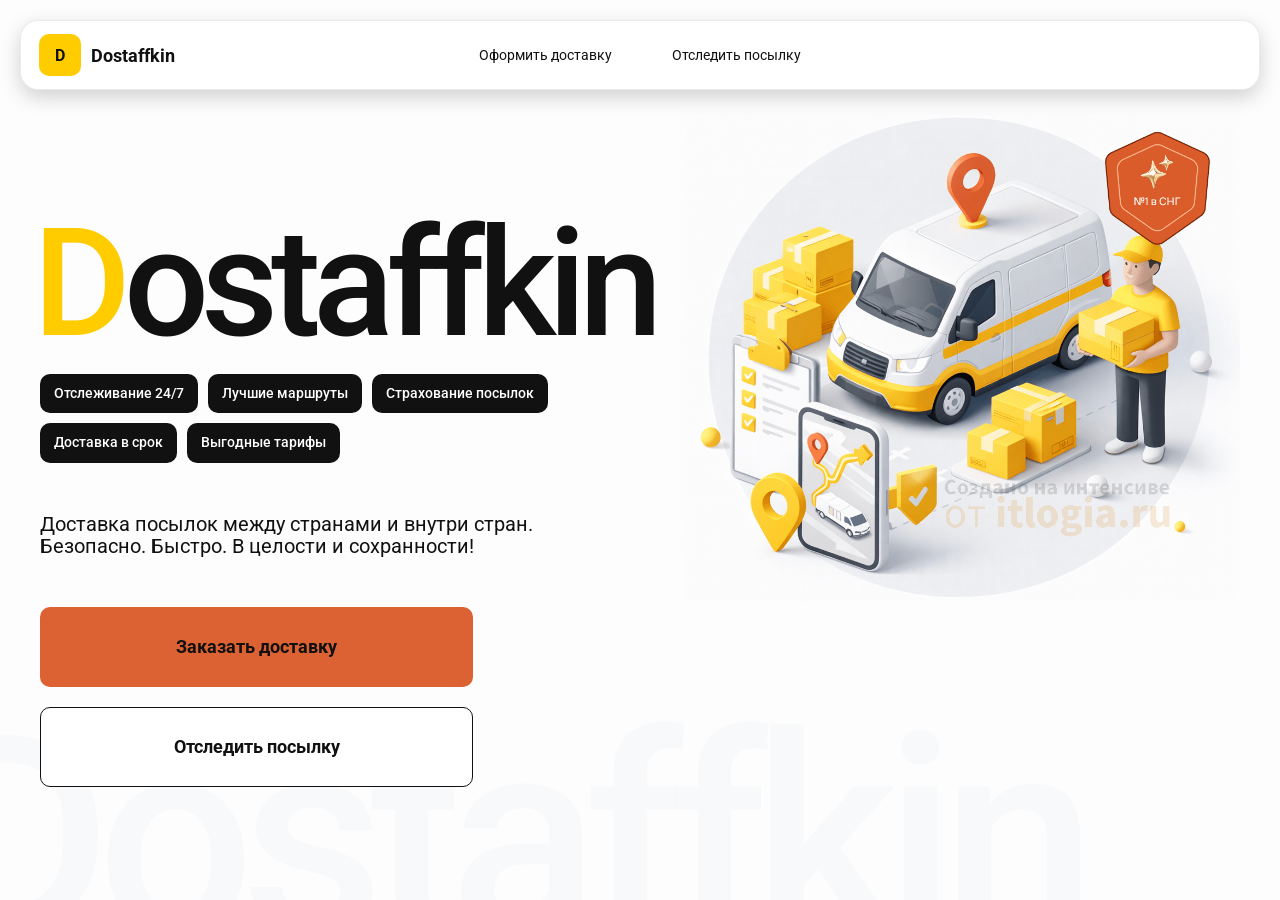
<file: index.html>
<!doctype html>
<html lang="ru">

<head>
    <meta charset="utf-8" />
    <meta name="viewport" content="width=device-width,initial-scale=1,maximum-scale=1,user-scalable=0" />
    <title>Dostaffkin — Доставка посылок между странами и внутри стран. Безопасно. Быстро. В целости и сохранности!
    </title>
    <link rel="stylesheet" href="styles/base.css" />
    <link rel="stylesheet" href="styles/base_adaptive.css" />
    <link rel="stylesheet" href="styles/index.css" />
    <link rel="stylesheet" href="styles/index_adaptive.css" />
</head>

<body>
    <div class="container">
        <header class="header">
            <a class="header-brand" href="#">
                <div class="header-logo">D</div>
                <div class="header-title">Dostaffkin</div>
            </a>
            <nav class="header-menu">
                <a class="header-link" href="./order.html">Оформить <span>доставку</span></a>
                <a class="header-link" href="./track.html">Отследить <span>посылку</span></a>
            </nav>
        </header>
        <main class="main">
            <section class="main-info">
                <div class="main-title">
                    <span>D</span>ostaffkin
                </div>
                <div class="main-features">
                    <div class="main-feature">Отслеживание 24/7</div>
                    <div class="main-feature">Лучшие маршруты</div>
                    <div class="main-feature">Страхование посылок</div>
                    <div class="main-feature">Доставка в срок</div>
                    <div class="main-feature">Выгодные тарифы</div>
                </div>
                <div class="main-description">
                    Доставка посылок между странами и внутри стран.
                    Безопасно. Быстро. В целости и сохранности!
                </div>
                <div class="main-actions">
                    <a class="button" type="button" href="./order.html">Заказать доставку</a>
                    <a class="button button-white" type="button" href="./track.html">Отследить посылку</a>
                </div>

            </section>
            <div class="main-title-ghost">Dostaffkin</div>
            <section class="main-image">
                <img src="images/main-image.png" alt="Main image" />
            </section>

        </main>
    </div>
</body>

</html>
</file>
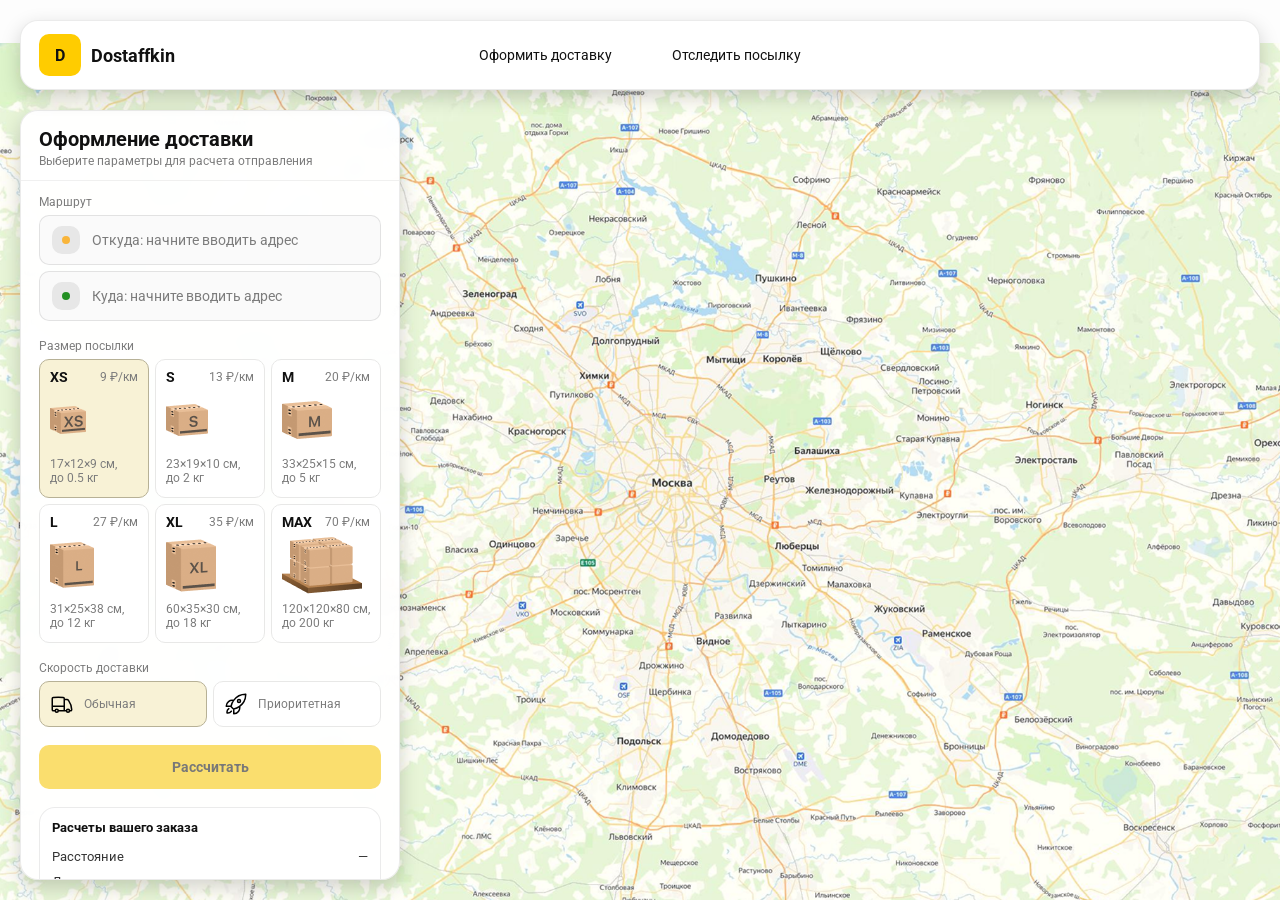
<file: order.html>
<!doctype html>
<html lang="ru">

<head>
    <meta charset="utf-8" />
    <meta name="viewport" content="width=device-width,initial-scale=1,maximum-scale=1,user-scalable=0" />
    <title>Оформление доставки</title>

    <link rel="stylesheet" href="styles/base.css" />
    <link rel="stylesheet" href="styles/base_adaptive.css" />

    <link rel="stylesheet" href="styles/order.css" />
    <link rel="stylesheet" href="styles/order_adaptive.css" />
</head>

<body>
    <div id="map">



    </div>
    <header class="header">
        <a class="header-brand" href="./index.html">
            <div class="header-logo">D</div>
            <div class="header-title">Dostaffkin</div>
        </a>
        <nav class="header-menu">
            <a class="header-link" href="#">Оформить <span>доставку</span></a>
            <a class="header-link" href="./track.html">Отследить <span>посылку</span></a>
        </nav>
    </header>
    <aside class="main" id="sidebar">
        <div class="main-header">
            <div class="main-title">Оформление доставки</div>
            <div class="main-text">Выберите параметры для расчета отправления</div>
        </div>
        <div class="main-content">
            <div class="main-route">
                <div class="main-block-title">Маршрут</div>
                <div class="main-fields">
                    <div class="main-field" id="fromField">
                        <div class="main-pin"></div>
                        <input id="from" placeholder="Откуда: начните вводить адрес" autocomplete="off" />
                        <div class="main-ac" id="fromAc" role="listbox" aria-label="Подсказки адресов"></div>
                    </div>

                    <div class="main-field" id="toField">
                        <div class="main-pin"></div>
                        <input id="to" placeholder="Куда: начните вводить адрес" autocomplete="off" />
                        <div class="main-ac" id="toAc" role="listbox" aria-label="Подсказки адресов"></div>
                    </div>
                </div>
            </div>
            <div class="main-package">
                <div class="main-block-title">Размер посылки</div>

                <div class="main-sizes">
                    <div class="main-size-card is-active" data-value="xs">
                        <div class="main-size-top">
                            <div class="main-size-label">XS</div>
                            <div class="main-size-rate">9 ₽/км</div>
                        </div>
                        <div class="main-size-media">
                            <img src="images/sizes/xs.png" alt="Короб XS" />
                        </div>
                        <div class="main-size-description">17×12×9 см,<br>до 0.5 кг</div>
                    </div>

                    <div class="main-size-card" data-value="s">
                        <div class="main-size-top">
                            <div class="main-size-label">S</div>
                            <div class="main-size-rate">13 ₽/км</div>
                        </div>
                        <div class="main-size-media">
                            <img src="images/sizes/s.png" alt="Короб S" />
                        </div>
                        <div class="main-size-description">23×19×10 см,<br>до 2 кг</div>
                    </div>

                    <div class="main-size-card" data-value="m">
                        <div class="main-size-top">
                            <div class="main-size-label">M</div>
                            <div class="main-size-rate">20 ₽/км</div>
                        </div>
                        <div class="main-size-media">
                            <img src="images/sizes/m.png" alt="Короб M" />
                        </div>
                        <div class="main-size-description">33×25×15 см,<br>до 5 кг</div>
                    </div>

                    <div class="main-size-card" data-value="l">
                        <div class="main-size-top">
                            <div class="main-size-label">L</div>
                            <div class="main-size-rate">27 ₽/км</div>
                        </div>
                        <div class="main-size-media">
                            <img src="images/sizes/l.png" alt="Короб L" />
                        </div>
                        <div class="main-size-description">31×25×38 см,<br>до 12 кг</div>
                    </div>

                    <div class="main-size-card" data-value="xl">
                        <div class="main-size-top">
                            <div class="main-size-label">XL</div>
                            <div class="main-size-rate">35 ₽/км</div>
                        </div>
                        <div class="main-size-media">
                            <img src="images/sizes/xl.png" alt="Короб XL" />
                        </div>
                        <div class="main-size-description">60×35×30 см,<br>до 18 кг</div>
                    </div>

                    <div class="main-size-card" data-value="max">
                        <div class="main-size-top">
                            <div class="main-size-label">MAX</div>
                            <div class="main-size-rate">70 ₽/км</div>
                        </div>
                        <div class="main-size-media main-size-media-palleta">
                            <img src="images/sizes/max.png" alt="Паллета" />
                        </div>
                        <div class="main-size-description">120×120×80 см,<br>до 200 кг</div>
                    </div>
                </div>
            </div>
            <div class="main-speed">
                <div class="main-block-title">Скорость доставки</div>

                <div class="main-speeds">
                    <div class="main-speed-card is-active" data-value="regular">
                        <img class="main-speed-media" src="images/icons/regular.svg" alt="Regular" />
                        <div class="main-speed-description">Обычная</div>
                    </div>
                    <div class="main-speed-card" data-value="fast">
                        <img class="main-speed-media" src="images/icons/fast.svg" alt="Fast" />
                        <div class="main-speed-description">Приоритетная</div>
                    </div>

                </div>
            </div>
            <div class="main-calculate-block">
                <button id="calc" class="button calculate-button" type="button" disabled>Рассчитать</button>
            </div>
            <div class="main-result" id="result">
                <div class="main-result-title">Расчеты вашего заказа</div>
                <div class="main-result-lines">
                    <div class="main-result-line"><span>Расстояние</span><span id="distanceValue">—</span></div>
                    <div class="main-result-line"><span>Доставим через</span><span id="durationValue">—</span></div>
                    <div class="main-result-line"><span>Тариф</span><span id="rateValue">—</span></div>
                </div>
                <div class="main-price">
                    <div class="main-price-label">Итого</div>
                    <div class="main-price-value" id="totalValue">—</div>
                </div>
            </div>
            <div class="main-order-box">
                <div class="main-order-form" id="orderForm">
                    <div class="main-order-title">Оформление доставки</div>
                    <div class="main-block-info-row">
                        <div class="main-block-title">Контакты</div>
                        <div class="order-fields">
                            <div class="main-field">
                                <input id="customerName" placeholder="Ваше имя" autocomplete="off" />
                            </div>
                            <div class="main-field">
                                <input id="customerPhone" placeholder="Ваш телефон" autocomplete="off"
                                    inputmode="tel" />
                            </div>
                        </div>
                    </div>
                    <div class="main-block-info-row extra-info">
                        <div class="main-block-title">Дополнительная информация</div>
                        <div class="main-field textarea">
                            <textarea id="comment" placeholder="Детали доставки и комментарии"></textarea>
                        </div>
                    </div>
                    <button id="submit" class="button main-submit-request" type="button" disabled>Отправить
                        заявку
                    </button>
                </div>

                <div class="main-order-success" id="orderSuccess">
                    <div class="main-success-icon">✓</div>
                    <div class="main-success-title">Заявка отправлена!</div>
                    <div class="main-success-title">Номер отправления – <span id="orderId"></span></div>
                    <div class="main-success-subtitle">Мы скоро свяжемся с вами</div>
                </div>
            </div>
        </div>
    </aside>
</body>

</html>
</file>
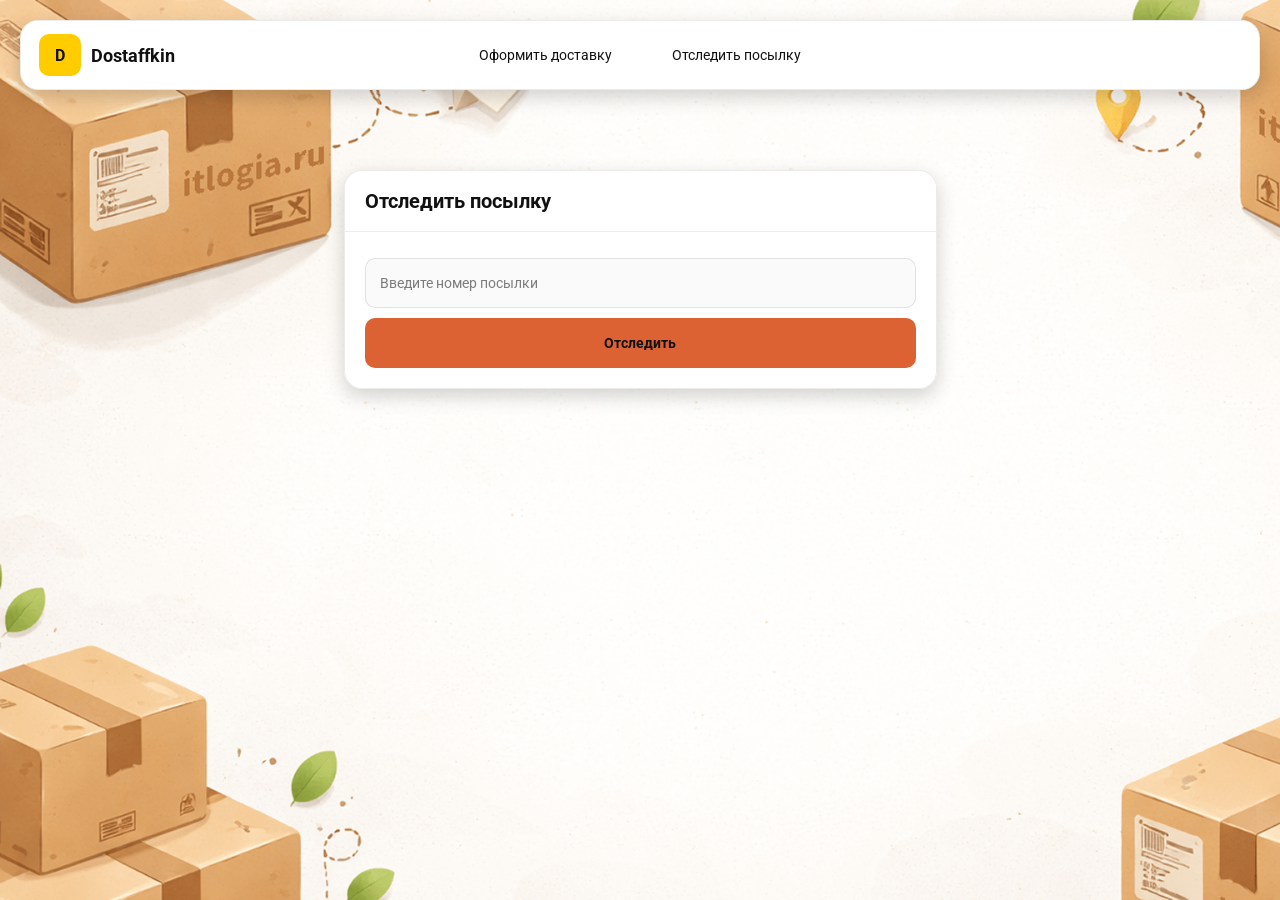
<file: track.html>
<!doctype html>
<html lang="ru">

<head>
    <meta charset="utf-8" />
    <meta name="viewport" content="width=device-width,initial-scale=1,maximum-scale=1,user-scalable=0" />
    <title>Отследить посылку</title>
    <link rel="stylesheet" href="styles/base.css" />
    <link rel="stylesheet" href="styles/base_adaptive.css" />

    <link rel="stylesheet" href="styles/track.css" />
    <link rel="stylesheet" href="styles/track_adaptive.css" />
</head>

<body>
    <div class="container">
        <header class="header">
            <a class="header-brand" href="./index.html">
                <div class="header-logo">D</div>
                <div class="header-title">Dostaffkin</div>
            </a>
            <nav class="header-menu">
                <a class="header-link" href="./order.html">Оформить <span>доставку</span></a>
                <a class="header-link" href="./track.html">Отследить <span>посылку</span></a>
            </nav>
        </header>
        <main class="track-content">

            <section class="track-card track-search">
                <div class="track-title">Отследить посылку</div>
                <div class="track-action">
                    <div class="main-field track-field">
                        <input id="trackNumber" placeholder="Введите номер посылки" autocomplete="off" />
                    </div>
                    <button id="trackButton" class="button track-button" type="button">Отследить</button>
                </div>
            </section>
            <section class="track-card track-result" id="trackResult">
                <div class="track-result-header">
                    <div class="track-id" id="trackIdValue"></div>
                    <div class="track-routes">
                        <div class="track-route">
                            <div class="track-route-pin">
                                <svg xmlns="http://www.w3.org/2000/svg" fill="none" viewBox="0 0 24 24"
                                    stroke-width="1.5" stroke="orange" class="size-6">
                                    <path stroke-linecap="round" stroke-linejoin="round"
                                        d="M15 10.5a3 3 0 1 1-6 0 3 3 0 0 1 6 0Z" />
                                    <path stroke-linecap="round" stroke-linejoin="round"
                                        d="M19.5 10.5c0 7.142-7.5 11.25-7.5 11.25S4.5 17.642 4.5 10.5a7.5 7.5 0 1 1 15 0Z" />
                                </svg>
                            </div>
                            <div class="track-route-address" id="trackFromValue">
                                Откуда: Москва, улица Арбат, 1
                            </div>
                        </div>
                        <div class="track-route track-route-arrow">
                            <svg xmlns="http://www.w3.org/2000/svg" fill="none" viewBox="0 0 24 24" stroke-width="1.5"
                                stroke="currentColor" class="size-6">
                                <path stroke-linecap="round" stroke-linejoin="round"
                                    d="M19.5 13.5 12 21m0 0-7.5-7.5M12 21V3" />
                            </svg>
                        </div>
                        <div class="track-route">
                            <div class="track-route-pin">
                                <svg xmlns="http://www.w3.org/2000/svg" fill="none" viewBox="0 0 24 24"
                                    stroke-width="1.5" stroke="green" class="size-6">
                                    <path stroke-linecap="round" stroke-linejoin="round"
                                        d="M15 10.5a3 3 0 1 1-6 0 3 3 0 0 1 6 0Z" />
                                    <path stroke-linecap="round" stroke-linejoin="round"
                                        d="M19.5 10.5c0 7.142-7.5 11.25-7.5 11.25S4.5 17.642 4.5 10.5a7.5 7.5 0 1 1 15 0Z" />
                                </svg>
                            </div>
                            <div class="track-route-address" id="trackToValue">
                                Куда: Минск, проспект Независимости, 58
                            </div>
                        </div>
                    </div>
                </div>
                <div class="track-info">
                    <div class="track-status-title">Статус данной посылки:</div>
                    <div class="track-status-list" id="trackStatusList">


                        <div class="track-status created">
                            <img src="images/icons/created.svg" class="track-status-icon" alt="Created">
                            <div class="track-status-text">
                                <div class="track-status-text-state">Создан</div>
                                <div class="track-status-text-date">10.01.2026</div>
                            </div>
                        </div>

                        <div class="track-status in-way">
                            <img src="images/icons/in-way.svg" class="track-status-icon" alt="In way">
                            <div class="track-status-text">
                                <div class="track-status-text-state">В пути: Москва</div>
                                <div class="track-status-text-date">18.01.2026</div>
                            </div>
                        </div>

                        <div class="track-status ready">
                            <img src="images/icons/ready.svg" class="track-status-icon" alt="Ready">
                            <div class="track-status-text">
                                <div class="track-status-text-state">Готов к выдаче</div>
                                <div class="track-status-text-date">25.01.2026</div>
                            </div>
                        </div>

                        <div class="track-status done">
                            <img src="images/icons/done.svg" class="track-status-icon" alt="Done">
                            <div class="track-status-text">
                                <div class="track-status-text-state">Вручен</div>
                                <div class="track-status-text-date">27.01.2026</div>
                            </div>
                        </div>

                    </div>
                </div>
            </section>
        </main>


    </div>
</body>

</html>
</file>
<file: styles/base.css>
*,
*::before,
*::after {
    box-sizing: border-box;
}

@font-face {
    font-family: "Roboto";
    src: url("../fonts/Roboto-Regular.ttf");
    font-weight: normal;
}

@font-face {
    font-family: "Roboto";
    src: url("../fonts/Roboto-Bold.ttf");
    font-weight: bold;
}

@font-face {
    font-family: "Roboto";
    src: url("../fonts/Roboto-Medium.ttf");
    font-weight: 500;
}

html,
body {
    margin: 0;
    color: #111111;
    font-family: "Roboto", sans-serif;
}

body {
    background: #FDFDFD;
}

.header {
    border-radius: 18px;
    box-shadow: 0 7px 20px 0 #0000002E;
    backdrop-filter: blur(10px);
    background: #ffffff;
    left: 20px;
    border: 1px solid rgba(0, 0, 0, 0.08);
    position: fixed;
    right: 20px;
    top: 20px;
    padding: 14px 18px;
    height: 70px;
    display: flex;
    align-items: center;
    z-index: 6;
}

.header-brand {
    display: flex;
    align-items: center;
    text-decoration: none;
    gap: 10px;
}

.header-logo {
    width: 42px;
    height: 42px;
    border-radius: 10px;
    background: #FFCC00;
    display: grid;
    place-items: center;
    font-weight: bold;
    color: #111;
}

.header-title {
    font-size: 18px;
    font-weight: bold;
    color: #111111;
    text-decoration: none;
}

.header-menu {
    display: flex;
    align-items: center;
    gap: 60px;
    margin: 0;
    position: absolute;
    left: 50%;
    transform: translateX(-50%);
}

.header-link {
    font-size: 14px;
    color: #111111;
    text-decoration: none;
}

.button {
    border: 0;
    outline: none;
    height: 44px;
    border-radius: 10px;
    font-size: 14px;
    font-weight: bold;
    cursor: pointer;
    font-family: inherit;
    transition: transform .08s ease, opacity .12s ease;
    background: #DC6133;
    color: #111111;
    text-align: center;
    text-decoration: none;
}

.button:hover {
    background-color: #E5BC19;
}

.button:disabled {
    cursor: not-allowed;
    background-color: #FADE6E;
    color: #787878;
    transform: none;
}

.button.button-white {
    background: #ffffff;
    border: 1px solid #111111;
}

.button.button-white:hover {
    background: rgb(241 241 241);
}

.main-field {
    display: flex;
    align-items: center;
    margin-top: 6px;
    gap: 10px;
    border: 1px solid #1111111A;
    background: #FAFAFA;
    border-radius: 10px;
    padding: 10px 12px;
    position: relative;
    box-sizing: border-box;
    height: 50px;
}

.main-field.textarea {
    height: auto;
}

.main-pin {
    width: 28px;
    height: 28px;
    border-radius: 10px;
    background: rgba(17, 17, 17, 0.08);
    display: grid;
    place-items: center;
    flex: 0 0 auto;
    position: relative;
}

.main-pin::before {
    content: "";
    width: 8px;
    height: 8px;
    border-radius: 999px;
    background: orange;
    opacity: .75;
    display: block;
}

.main-field:last-child .main-pin::before {
    background: green;
    opacity: .85;
}

input,
textarea {
    width: 100%;
    border: 0;
    outline: none;
    background: transparent;
    font-size: 14px;
    color: #111111;
    font-family: inherit;
}

textarea {
    resize: vertical;
    min-height: 72px;
    padding: 2px 0;
}

input::placeholder,
textarea::placeholder {
    color: #7C7C7C;
}

.main-field:focus-within {
    border-color: rgba(0, 0, 0, 0.20);
    box-shadow: 0 0 0 4px rgba(255, 204, 0, 0.35);
    background: rgba(255, 255, 255, 0.75);
}
</file>
<file: styles/base_adaptive.css>
@media (max-width: 767px) {
    .header {
        left: 10px;
        right: 10px;
        top: 10px;
    }

    .header-link span {
        display: none;
    }

    .header-menu {
        gap: 20px;
        justify-content: flex-start;
        margin: 0 0 0 30px;
        position: static;
        transform: none;
    }
}

@media (max-width: 420px) {
    .header-title {
        display: none;
    }
}

@media (max-width: 374px) {
    .header-menu {
        gap: 10px;
        margin: 0 0 0 10px;
    }
}
</file>
<file: styles/index.css>
.container {
    overflow: hidden;
    min-height: 100vh;
}

.main {
    padding: 111px 40px 40px;
    position: relative;
    display: flex;
}

.main-info {
    max-width: 840px;
    width: 100%;
    position: relative;
}

.main-title {
    margin-top: 98px;
    font-weight: 500;
    font-size: 200px;
    line-height: 1;
    letter-spacing: -0.05em;
    color: #111111;
    left: -15px;
    position: relative;
}

.main-title span {
    color: #ffcc00;
}

.main-features {
    margin-top: 15px;
    display: flex;
    flex-wrap: wrap;
    gap: 10px;
}

.main-feature {
    background: #111111;
    color: #ffffff;
    padding: 12px 14px;
    font-weight: 500;
    font-size: 14px;
    line-height: 1.1;
    border-radius: 10px;
}

.main-description {
    margin-top: 50px;
    max-width: 500px;
    font-size: 20px;
    line-height: 1.1;
    color: #111111;
}

.main-actions {
    margin-top: 50px;
    display: flex;
    flex-direction: column;
    gap: 20px;
}

.main-actions .button {
    height: 80px;
    width: 433px;
    font-size: 18px;
    font-weight: bold;
    place-items: center;
    display: grid;
}

.main-title-ghost {
    position: absolute;
    z-index: -1;
    left: -70px;
    bottom: -150px;
    font-weight: 500;
    font-size: 278px;
    line-height: 1;
    letter-spacing: -0.05em;
    color: #ECEDF04D;
}

.main-image {
    width: 1024px;
    top: 100px;
    z-index: -2;
}

.main-image img {
    width: 100%;
    max-width: 1024px;
    height: auto;
    display: block;
}
</file>
<file: styles/index_adaptive.css>
@media (max-width: 1760px) {
    .main-title {
        font-size: 150px;
        left: -7px;
    }

    .main-info {
        max-width: 640px;
    }
}

@media (max-width: 1200px) {
    .main-info {
        max-width: 540px;
    }

    .main {
        padding: 111px 20px 20px;
    }

    .main-title {
        font-size: 120px;
        left: -4px;
    }

    .main-title-ghost {
        font-size: 220px;
    }
}

@media (max-width: 1024px) {
    .main-title {
        margin-top: 30px;
    }

    .main {
        flex-direction: column-reverse;
    }

    .main-image {
        max-width: 350px;
        position: absolute;
        left: 370px;
        top: 370px;
    }

    .main-info {
        max-width: 100%;
    }

    .main-actions {
        gap: 10px;
    }

    .main-actions .button {
        height: 50px;
        font-size: 14px;
        width: auto;
        max-width: 300px;
    }

    .main-description {
        max-width: 350px;
    }
}

@media (max-width: 570px) {
    .main-title {
        font-size: 88px;
    }

    .main-description {
        max-width: 100%
    }

    .main-actions {
        width: 100%;
    }

    .main-actions .button {
        width: 100%;
        max-width: 100%
    }

    .main-image {
        max-width: 650px;
        position: absolute;
        left: 170px;
        top: 70px;
        opacity: 0.2;
    }
}

@media (max-width: 400px) {
    .main-title {
        font-size: 70px;
    }
}
</file>
<file: styles/order.css>
#map {
    background-image: url("../images/order-bg.png");
    background-size: cover;
    position: fixed;
    inset: 0;
}

.main {
    border-radius: 18px;
    box-shadow: 0 7px 20px 0 #0000002E;
    backdrop-filter: blur(10px);
    background: rgba(255, 255, 255, 0.96);
    left: 20px;
    border: 1px solid rgba(0, 0, 0, 0.08);
    position: fixed;
    top: 110px;
    bottom: 20px;
    width: 380px;
    display: flex;
    flex-direction: column;
    overflow: hidden;
    z-index: 5;
}

.main-header {
    padding: 18px 18px 12px 18px;
    border-bottom: 1px solid rgba(0, 0, 0, 0.06);
    display: flex;
    flex-direction: column;
}

.main-title {
    font-size: 20px;
    line-height: 100%;
    font-weight: bold;
}

.main-text {
    font-size: 12px;
    margin-top: 5px;
    color: #7C7C7C;
}

.main-content {
    padding: 14px 18px 18px 18px;
    overflow: auto;
    scrollbar-width: none;
    display: flex;
    flex-direction: column;
    gap: 18px;
    flex: 1;
}

.main-block-title {
    font-size: 12px;
    color: #7C7C7C;
}

.main-route .main-block-title,
.main-package .main-block-title {
    margin-bottom: 6px;
}
.main-sizes {
    display: grid;
    gap: 6px;
    grid-template-columns: repeat(3, 1fr);
}

.main-size-card {
    border: 1px solid #E8E8E7;
    background: #FFFFFF;
    border-radius: 10px;
    padding: 10px;
    cursor: pointer;
    user-select: none;
    transition: transform .08s ease, border-color .12s ease, background .12s ease;
    min-height: 139px;
}

.main-size-card:hover {
    transform: translateY(-1px);
}

.main-size-card.is-active {
    background-color: #F8F2D6;
    border-color: #B7B196;
}

.main-size-top {
    display: flex;
    align-items: center;
    justify-content: space-between;
}

.main-size-label {
    font-weight: bold;
    font-size: 14px;
    color: #111111;
    line-height: 100%;
}

.main-size-rate {
    font-size: 12px;
    color: #7C7C7C;
    line-height: 100%;
}

.main-size-media {
    margin-top: 8px;
    height: 57px;
}

.main-size-description {
    margin-top: 8px;
    font-size: 12px;
    color: #7C7C7C;
    line-height: 1.2;
}
.calculate-button {
    width: 100%;
}
.main-result {
    border: 1px solid rgba(0, 0, 0, 0.08);
    background: rgba(255, 255, 255, 0.75);
    border-radius: 16px;
    padding: 12px;
    line-height: 1.25;
}

.main-result-title {
    font-weight: bold;
    font-size: 13px;
    color: #111111;
    margin-bottom: 13px;
}

.main-result-lines {
    gap: 8px;
    display: flex;
    flex-direction: column;
}

.main-result-line {
    font-size: 13px;
    color: rgba(17, 17, 17, 0.85);
    display: flex;
    justify-content: space-between;
}

.main-price {
    margin-top: 18px;
    padding-top: 10px;
    border-top: 1px dashed rgba(0, 0, 0, 0.12);
    display: flex;
    align-items: baseline;
    justify-content: space-between;
}

.main-price-label {
    font-size: 12px;
    color: rgba(17, 17, 17, 0.55);
}

.main-price-value {
    font-size: 20px;
    font-weight: bold;
    color: #111111;
    letter-spacing: -0.3px;
}
.main-order-box {
    background: #ffffff;
    border: 1px solid #E8E8E7;
    border-radius: 10px;
    padding: 12px;
}

.main-order-title {
    margin-bottom: 8px;
    font-weight: bold;
    font-size: 14px;
    color: #111111;
}

.main-block-info {
    display: flex;
    flex-direction: column;
    gap: 6px;
}

.order-fields {
    display: grid;
    grid-template-columns: 1fr 1fr;
    column-gap: 10px;
    margin-top: 6px;
}

.main-block-info-row.extra-info {
    display: block;
    margin-top: 13px;
}

.main-submit-request {
    width: 100%;
    margin-top: 6px;
}

.main-order-success {
    display: none;
    text-align: center;
    padding: 22px 12px;
    gap: 12px;
}

.main-order-success.is-visible {
    display: flex;
    flex-direction: column;
    align-items: center;
}

.main-success-icon {
    width: 56px;
    height: 56px;
    border-radius: 50%;
    background: #16a34a;
    color: #ffffff;
    display: grid;
    place-items: center;
    font-size: 30px;
}

.main-success-title {
    font-size: 14px;
    font-weight: bold;
    color: #111111;
}

.main-success-subtitle {
    font-size: 12px;
    color: rgba(17, 17, 17, 0.55);
    line-height: 1.3;
}
.main-speed .main-block-title {
    margin-bottom: 6px;
}

.main-speeds {
    display: grid;
    gap: 6px;
    grid-template-columns: repeat(2, 1fr);
}

.main-speed-card {
    border: 1px solid #E8E8E7;
    background: #FFFFFF;
    border-radius: 10px;
    padding: 10px;
    cursor: pointer;
    user-select: none;
    transition: transform .08s ease, border-color .12s ease, background .12s ease;
    display: flex;
    align-items: center;
    gap: 10px;
}

.main-speed-card:hover {
    transform: translateY(-1px);
}

.main-speed-card.is-active {
    background-color: #F8F2D6;
    border-color: #B7B196;
}

.main-speed-description {
    font-size: 12px;
    color: #7C7C7C;
    line-height: 1.2;
}
</file>
<file: styles/order_adaptive.css>
@media (max-width: 767px) {
    .main {
        left: 10px;
        right: 10px;
        top: 50%;
        bottom: 12px;
        width: auto;
        max-width: none;
    }
}

@media (max-width: 420px) {
    .main-sizes {
        grid-template-columns: repeat(2, 1fr);
    }
}
</file>
<file: styles/track.css>
.container {
    background: #F4F4F4 url("../images/track-bg.png");
    background-size: cover;
    min-height: 100vh;
    padding: 170px 0 50px 0;
}
.track-content {
    width: 593px;
    margin: 0 auto;
}
.track-card {
    width: 100%;
    border-radius: 18px;
    box-shadow: 0 7px 20px 0 #0000002E;
    backdrop-filter: blur(10px);
    background: rgba(255, 255, 255, 0.96);
    border: 1px solid rgba(0, 0, 0, 0.08);
}

.track-title {
    font-size: 20px;
    line-height: 100%;
    font-weight: bold;
    border-bottom: 1px solid #EEEEEE;
    padding: 20px;
}

.track-action {
    padding: 20px;
}

.track-button {
    width: 100%;
    height: 50px;
}

.track-field {
    margin-bottom: 10px;
}
.track-result {
    margin-top: 5px;
    display: none;
}

.track-result.is-visible {
    display: block;
}

.track-result-header {
    font-weight: bold;
    font-size: 14px;
    color: #111111;
    padding: 20px;
    border-bottom: 1px solid #EEEEEE;
}

.track-id {
    margin-bottom: 12px;
    font-size: 20px;
}

.track-routes {
    display: flex;
    flex-direction: column;
    gap: 10px;
    font-weight: normal;
}

.track-route {
    display: flex;
    align-items: center;
    gap: 10px;
}

.track-route-pin {
    width: 24px;
    height: 24px;
    flex-shrink: 0;
}

.track-route-arrow {
    padding: 15px 0;
    width: 24px;
    height: 24px;
}

.track-info {
    padding: 20px;
}

.track-status {
    display: flex;
    align-items: center;
    font-size: 12px;
    gap: 10px;
}

.track-status-title {
    font-size: 14px;
    color: #111111;
    margin-bottom: 20px;
}

.track-status-list {
    display: flex;
    flex-direction: column;
    gap: 15px;
}

.track-status-icon {
    width: 40px;
    height: 40px;
    border-radius: 50%;
    background: rgba(17, 17, 17, 0.08);
    display: grid;
    place-items: center;
    flex: 0 0 auto;
}

.track-status.created .track-status-icon {
    background-color: #F1CB00;
}

.track-status.in-way .track-status-icon {
    background-color: #F08A11;
}

.track-status.ready .track-status-icon {
    background-color: #A35D0A;
}

.track-status.done .track-status-icon {
    background-color: #37C93B;
}

.track-status-text {
    display: flex;
    align-items: center;
    justify-content: space-between;
    color: #111111;
    font-size: 12px;
    flex: 1;
}

.track-status-date {
    color: rgba(17, 17, 17, 0.55);
}
</file>
<file: styles/track_adaptive.css>
@media (max-width: 767px) {
    .container {
        padding: 130px 0 50px 0;
    }

    .track-content {
        width: 100%;
        padding-left: 10px;
        padding-right: 10px;
    }

    .track-result-header {
        padding: 20px;
    }
}
</file>
